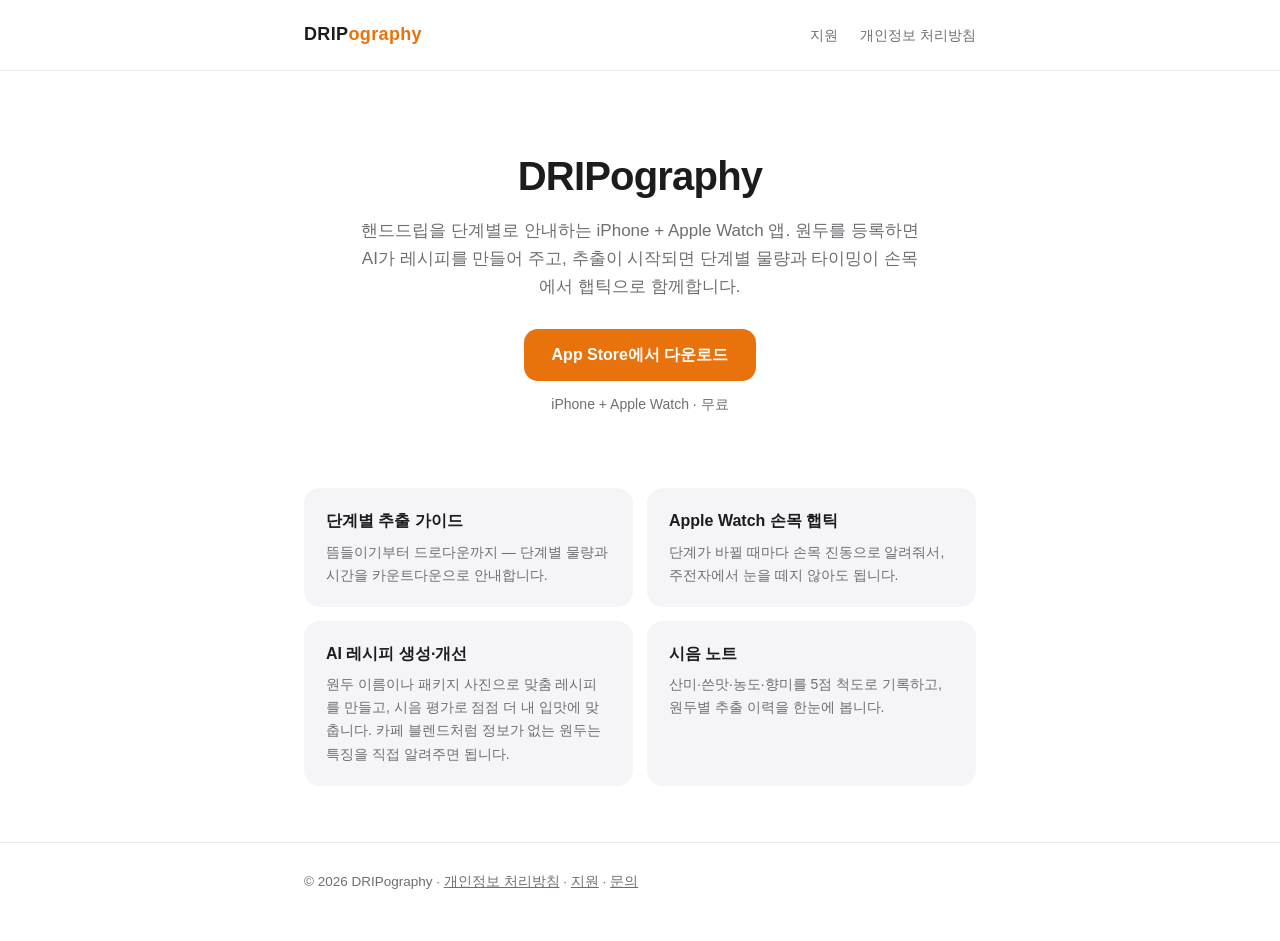
<file: index.html>
<!DOCTYPE html>
<html lang="ko">
<head>
<meta charset="utf-8">
<meta name="viewport" content="width=device-width, initial-scale=1">
<title>DRIPography — 핸드드립 가이드</title>
<meta name="description" content="핸드드립을 단계별로 안내하는 iPhone + Apple Watch 앱. AI 레시피, 손목 햅틱 가이드, 시음 노트.">
<link rel="stylesheet" href="style.css">
<script defer src="https://stats.lazinessisthemotherof.dev/github-analytics.js?v=3"></script>
</head>
<body>
<header class="site">
  <div class="wrap">
    <a class="brand" href="./">DRIP<span>ography</span></a>
    <nav>
      <a href="./support/">지원</a>
      <a href="./privacy/">개인정보 처리방침</a>
    </nav>
  </div>
</header>

<section class="hero">
  <div class="wrap">
    <h1>DRIPography</h1>
    <p class="lead">
      핸드드립을 단계별로 안내하는 iPhone + Apple Watch 앱.
      원두를 등록하면 AI가 레시피를 만들어 주고, 추출이 시작되면
      단계별 물량과 타이밍이 손목에서 햅틱으로 함께합니다.
    </p>
    <a class="cta" href="https://apps.apple.com/app/id6776568595">App Store에서 다운로드</a>
    <p class="cta-note">iPhone + Apple Watch · 무료</p>
  </div>
</section>

<section class="wrap">
  <div class="features">
    <div class="feature">
      <h3>단계별 추출 가이드</h3>
      <p>뜸들이기부터 드로다운까지 — 단계별 물량과 시간을 카운트다운으로 안내합니다.</p>
    </div>
    <div class="feature">
      <h3>Apple Watch 손목 햅틱</h3>
      <p>단계가 바뀔 때마다 손목 진동으로 알려줘서, 주전자에서 눈을 떼지 않아도 됩니다.</p>
    </div>
    <div class="feature">
      <h3>AI 레시피 생성·개선</h3>
      <p>원두 이름이나 패키지 사진으로 맞춤 레시피를 만들고, 시음 평가로 점점 더 내 입맛에 맞춥니다. 카페 블렌드처럼 정보가 없는 원두는 특징을 직접 알려주면 됩니다.</p>
    </div>
    <div class="feature">
      <h3>시음 노트</h3>
      <p>산미·쓴맛·농도·향미를 5점 척도로 기록하고, 원두별 추출 이력을 한눈에 봅니다.</p>
    </div>
  </div>
</section>

<footer class="site">
  <div class="wrap">
    © 2026 DRIPography ·
    <a href="./privacy/">개인정보 처리방침</a> ·
    <a href="./support/">지원</a> ·
    <a href="mailto:sukmack@gmail.com">문의</a>
  </div>
</footer>
</body>
</html>
</file>
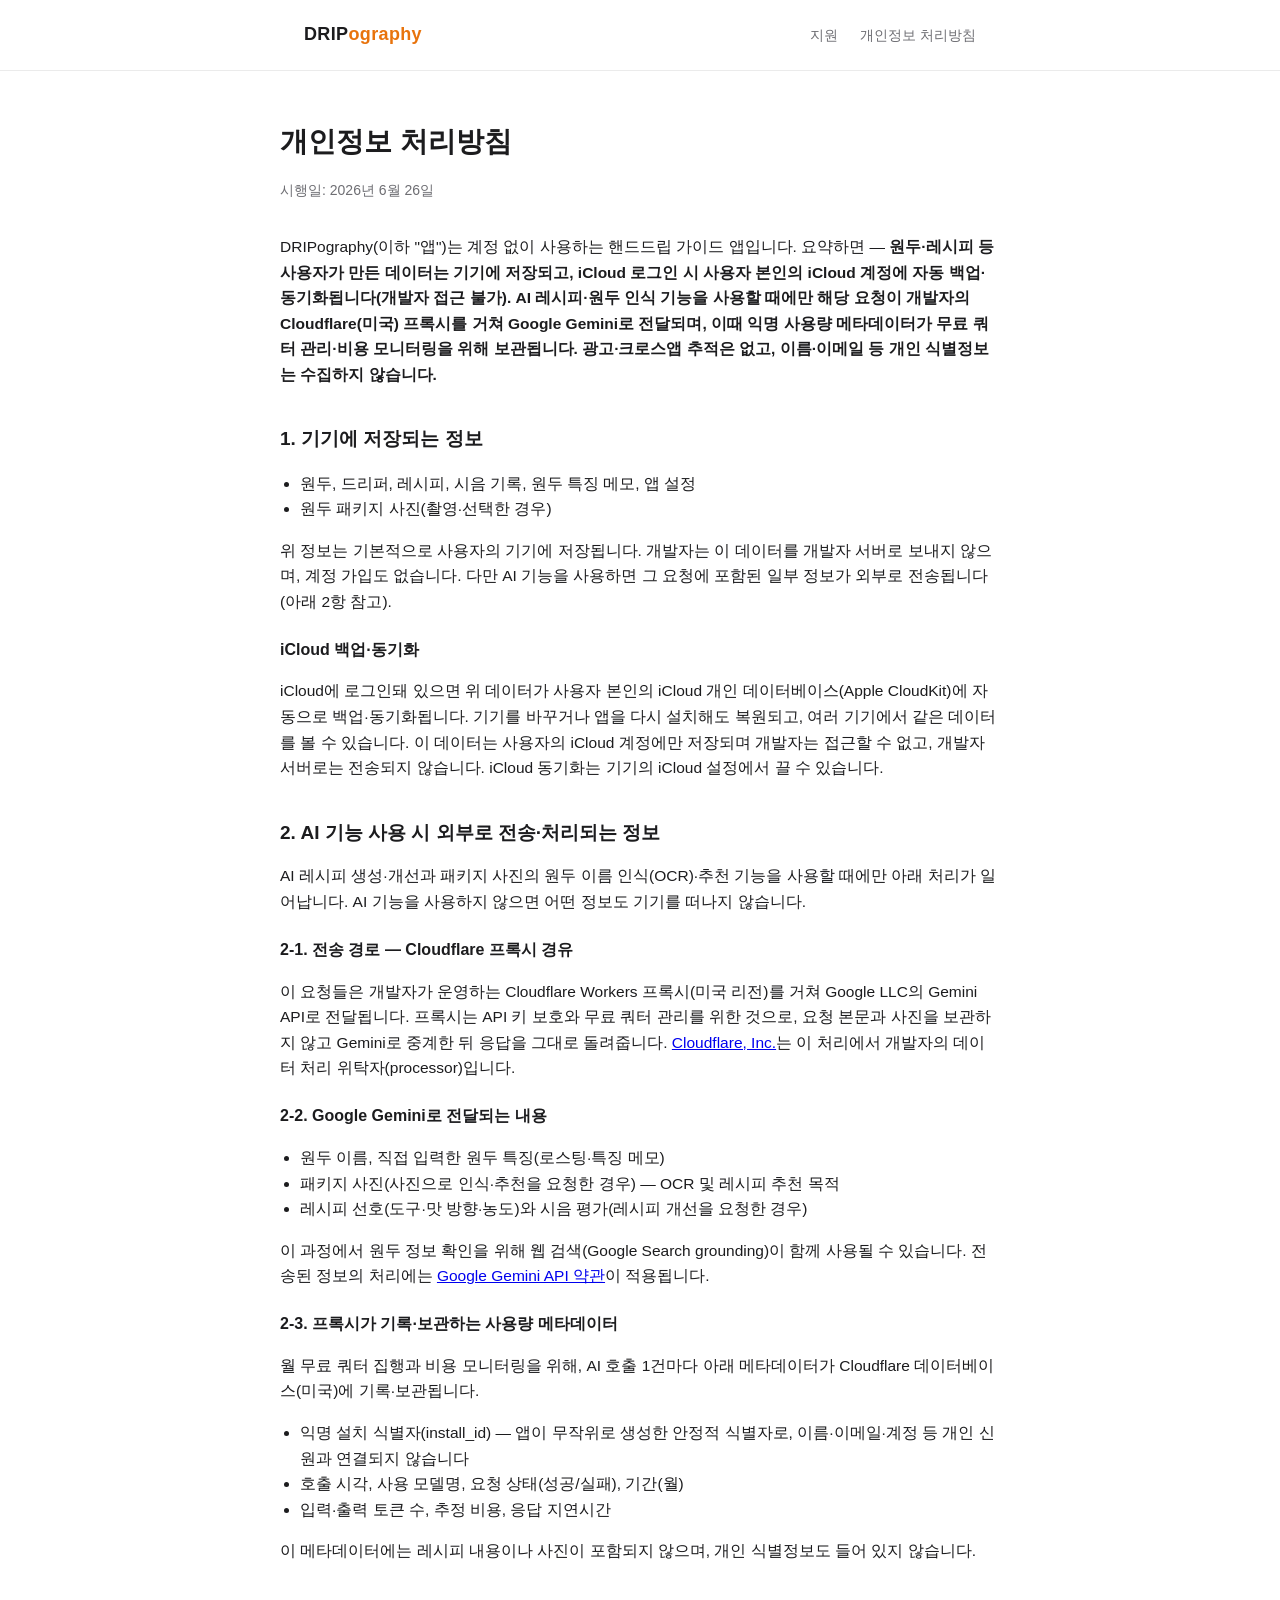
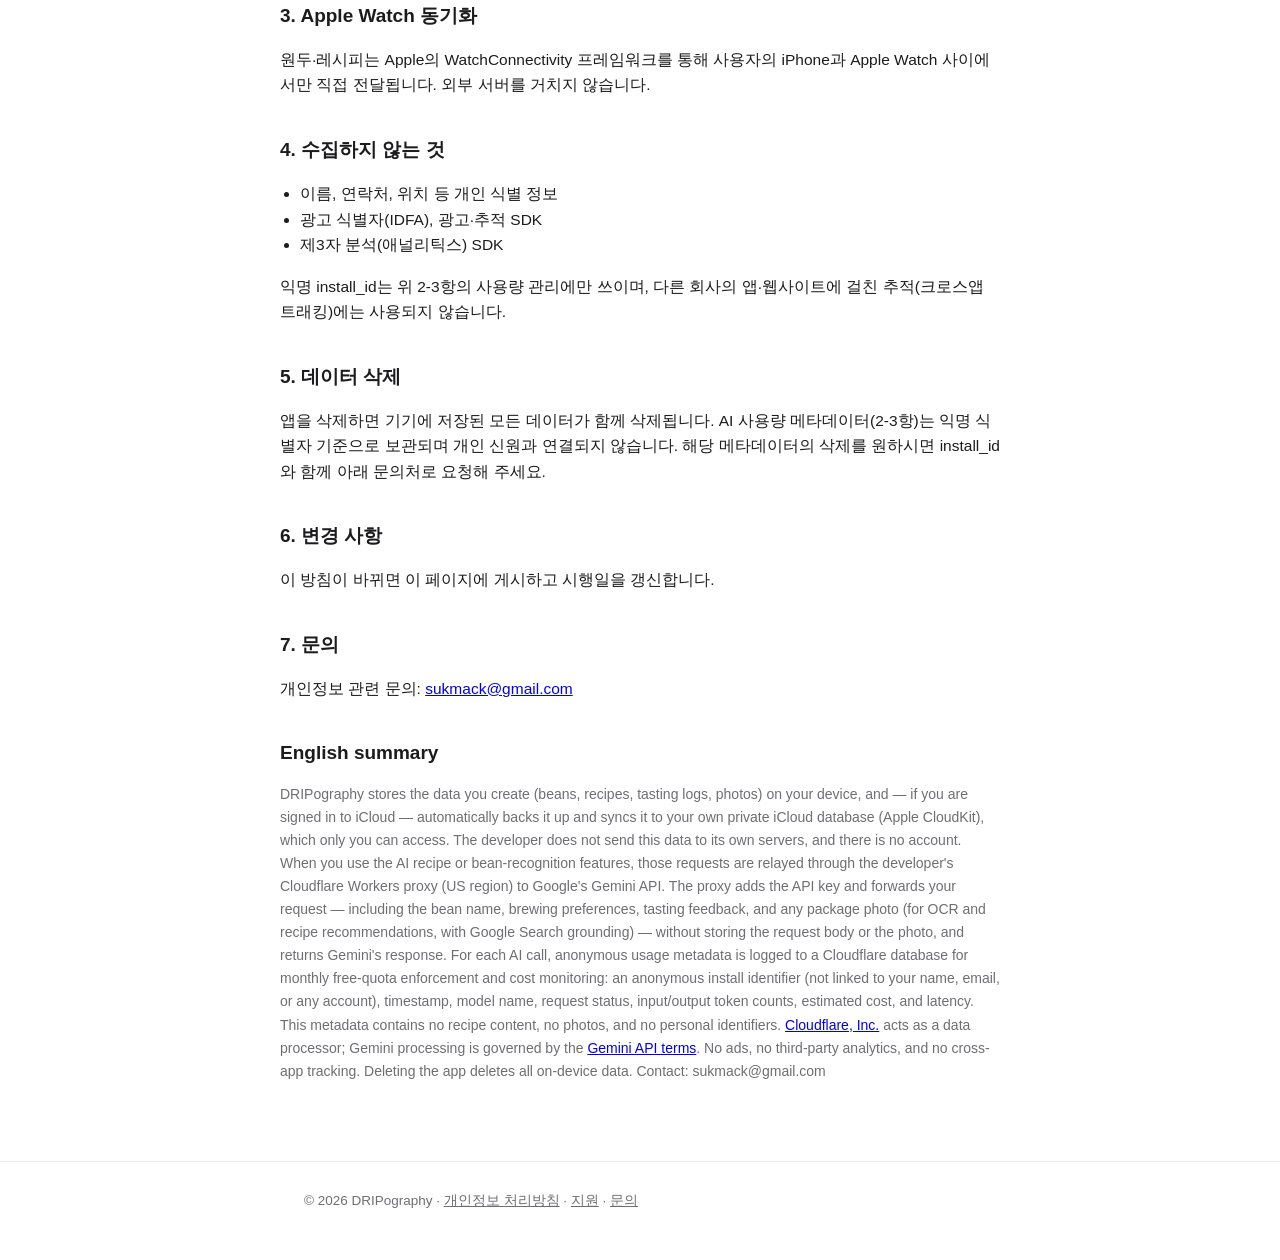
<file: privacy/index.html>
<!DOCTYPE html>
<html lang="ko">
<head>
<meta charset="utf-8">
<meta name="viewport" content="width=device-width, initial-scale=1">
<title>개인정보 처리방침 — DRIPography</title>
<link rel="stylesheet" href="../style.css">
<script defer src="https://stats.lazinessisthemotherof.dev/github-analytics.js?v=3"></script>
</head>
<body>
<header class="site">
  <div class="wrap">
    <a class="brand" href="../">DRIP<span>ography</span></a>
    <nav>
      <a href="../support/">지원</a>
      <a href="../privacy/">개인정보 처리방침</a>
    </nav>
  </div>
</header>

<main class="doc wrap">
  <h1>개인정보 처리방침</h1>
  <p class="date">시행일: 2026년 6월 26일</p>

  <p>
    DRIPography(이하 "앱")는 계정 없이 사용하는 핸드드립 가이드 앱입니다.
    요약하면 — <strong>원두·레시피 등 사용자가 만든 데이터는 기기에 저장되고,
    iCloud 로그인 시 사용자 본인의 iCloud 계정에 자동 백업·동기화됩니다(개발자 접근 불가).
    AI 레시피·원두 인식 기능을 사용할 때에만 해당 요청이 개발자의 Cloudflare(미국)
    프록시를 거쳐 Google Gemini로 전달되며, 이때 익명 사용량 메타데이터가 무료 쿼터
    관리·비용 모니터링을 위해 보관됩니다. 광고·크로스앱 추적은 없고, 이름·이메일 등
    개인 식별정보는 수집하지 않습니다.</strong>
  </p>

  <h2>1. 기기에 저장되는 정보</h2>
  <ul>
    <li>원두, 드리퍼, 레시피, 시음 기록, 원두 특징 메모, 앱 설정</li>
    <li>원두 패키지 사진(촬영·선택한 경우)</li>
  </ul>
  <p>
    위 정보는 기본적으로 사용자의 기기에 저장됩니다. 개발자는 이 데이터를
    개발자 서버로 보내지 않으며, 계정 가입도 없습니다. 다만 AI 기능을
    사용하면 그 요청에 포함된 일부 정보가 외부로 전송됩니다(아래 2항 참고).
  </p>

  <h3>iCloud 백업·동기화</h3>
  <p>
    iCloud에 로그인돼 있으면 위 데이터가 사용자 본인의 iCloud 개인
    데이터베이스(Apple CloudKit)에 자동으로 백업·동기화됩니다. 기기를 바꾸거나
    앱을 다시 설치해도 복원되고, 여러 기기에서 같은 데이터를 볼 수 있습니다.
    이 데이터는 사용자의 iCloud 계정에만 저장되며 개발자는 접근할 수 없고,
    개발자 서버로는 전송되지 않습니다. iCloud 동기화는 기기의 iCloud
    설정에서 끌 수 있습니다.
  </p>

  <h2>2. AI 기능 사용 시 외부로 전송·처리되는 정보</h2>
  <p>
    AI 레시피 생성·개선과 패키지 사진의 원두 이름 인식(OCR)·추천 기능을 사용할 때에만
    아래 처리가 일어납니다. AI 기능을 사용하지 않으면 어떤 정보도 기기를 떠나지 않습니다.
  </p>

  <h3>2-1. 전송 경로 — Cloudflare 프록시 경유</h3>
  <p>
    이 요청들은 개발자가 운영하는 Cloudflare Workers 프록시(미국 리전)를 거쳐
    Google LLC의 Gemini API로 전달됩니다. 프록시는 API 키 보호와 무료 쿼터 관리를
    위한 것으로, 요청 본문과 사진을 보관하지 않고 Gemini로 중계한 뒤 응답을 그대로
    돌려줍니다. <a href="https://www.cloudflare.com/privacypolicy/">Cloudflare, Inc.</a>는
    이 처리에서 개발자의 데이터 처리 위탁자(processor)입니다.
  </p>

  <h3>2-2. Google Gemini로 전달되는 내용</h3>
  <ul>
    <li>원두 이름, 직접 입력한 원두 특징(로스팅·특징 메모)</li>
    <li>패키지 사진(사진으로 인식·추천을 요청한 경우) — OCR 및 레시피 추천 목적</li>
    <li>레시피 선호(도구·맛 방향·농도)와 시음 평가(레시피 개선을 요청한 경우)</li>
  </ul>
  <p>
    이 과정에서 원두 정보 확인을 위해 웹 검색(Google Search grounding)이 함께
    사용될 수 있습니다. 전송된 정보의 처리에는
    <a href="https://ai.google.dev/gemini-api/terms">Google Gemini API 약관</a>이
    적용됩니다.
  </p>

  <h3>2-3. 프록시가 기록·보관하는 사용량 메타데이터</h3>
  <p>
    월 무료 쿼터 집행과 비용 모니터링을 위해, AI 호출 1건마다 아래 메타데이터가
    Cloudflare 데이터베이스(미국)에 기록·보관됩니다.
  </p>
  <ul>
    <li>익명 설치 식별자(install_id) — 앱이 무작위로 생성한 안정적 식별자로,
      이름·이메일·계정 등 개인 신원과 연결되지 않습니다</li>
    <li>호출 시각, 사용 모델명, 요청 상태(성공/실패), 기간(월)</li>
    <li>입력·출력 토큰 수, 추정 비용, 응답 지연시간</li>
  </ul>
  <p>
    이 메타데이터에는 레시피 내용이나 사진이 포함되지 않으며, 개인 식별정보도
    들어 있지 않습니다.
  </p>

  <h2>3. Apple Watch 동기화</h2>
  <p>
    원두·레시피는 Apple의 WatchConnectivity 프레임워크를 통해 사용자의
    iPhone과 Apple Watch 사이에서만 직접 전달됩니다. 외부 서버를 거치지 않습니다.
  </p>

  <h2>4. 수집하지 않는 것</h2>
  <ul>
    <li>이름, 연락처, 위치 등 개인 식별 정보</li>
    <li>광고 식별자(IDFA), 광고·추적 SDK</li>
    <li>제3자 분석(애널리틱스) SDK</li>
  </ul>
  <p>
    익명 install_id는 위 2-3항의 사용량 관리에만 쓰이며, 다른 회사의 앱·웹사이트에
    걸친 추적(크로스앱 트래킹)에는 사용되지 않습니다.
  </p>

  <h2>5. 데이터 삭제</h2>
  <p>
    앱을 삭제하면 기기에 저장된 모든 데이터가 함께 삭제됩니다. AI 사용량
    메타데이터(2-3항)는 익명 식별자 기준으로 보관되며 개인 신원과 연결되지 않습니다.
    해당 메타데이터의 삭제를 원하시면 install_id와 함께 아래 문의처로 요청해 주세요.
  </p>

  <h2>6. 변경 사항</h2>
  <p>
    이 방침이 바뀌면 이 페이지에 게시하고 시행일을 갱신합니다.
  </p>

  <h2>7. 문의</h2>
  <p>
    개인정보 관련 문의: <a href="mailto:sukmack@gmail.com">sukmack@gmail.com</a>
  </p>

  <h2>English summary</h2>
  <p class="en">
    DRIPography stores the data you create (beans, recipes, tasting logs, photos) on your
    device, and — if you are signed in to iCloud — automatically backs it up and syncs it
    to your own private iCloud database (Apple CloudKit), which only you can access. The
    developer does not send this data to its own servers, and there is no
    account. When you use the AI recipe or bean-recognition features, those requests
    are relayed through the developer's Cloudflare Workers proxy (US region) to
    Google's Gemini API. The proxy adds the API key and forwards your request —
    including the bean name, brewing preferences, tasting feedback, and any package
    photo (for OCR and recipe recommendations, with Google Search grounding) —
    without storing the request body or the photo, and returns Gemini's response.
    For each AI call, anonymous usage metadata is logged to a Cloudflare database for
    monthly free-quota enforcement and cost monitoring: an anonymous install
    identifier (not linked to your name, email, or any account), timestamp, model
    name, request status, input/output token counts, estimated cost, and latency.
    This metadata contains no recipe content, no photos, and no personal identifiers.
    <a href="https://www.cloudflare.com/privacypolicy/">Cloudflare, Inc.</a> acts as a
    data processor; Gemini processing is governed by the
    <a href="https://ai.google.dev/gemini-api/terms">Gemini API terms</a>. No ads,
    no third-party analytics, and no cross-app tracking. Deleting the app deletes all
    on-device data. Contact: sukmack@gmail.com
  </p>
</main>

<footer class="site">
  <div class="wrap">
    © 2026 DRIPography ·
    <a href="../privacy/">개인정보 처리방침</a> ·
    <a href="../support/">지원</a> ·
    <a href="mailto:sukmack@gmail.com">문의</a>
  </div>
</footer>
</body>
</html>
</file>
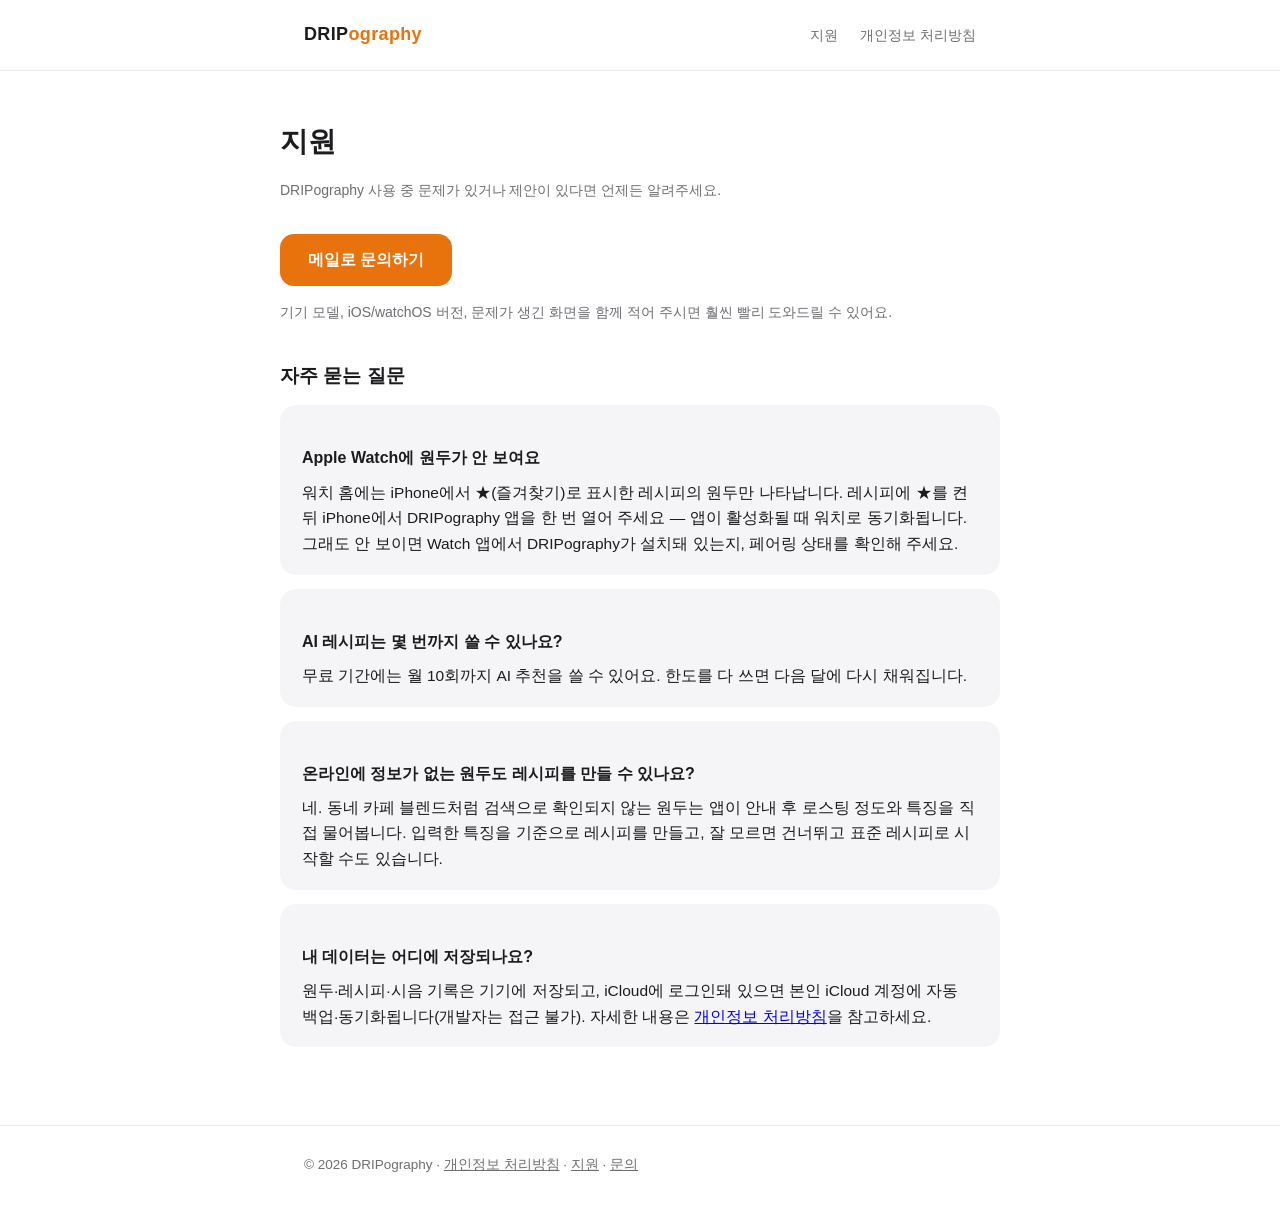
<file: support/index.html>
<!DOCTYPE html>
<html lang="ko">
<head>
<meta charset="utf-8">
<meta name="viewport" content="width=device-width, initial-scale=1">
<title>지원 — DRIPography</title>
<link rel="stylesheet" href="../style.css">
<script defer src="https://stats.lazinessisthemotherof.dev/github-analytics.js?v=3"></script>
</head>
<body>
<header class="site">
  <div class="wrap">
    <a class="brand" href="../">DRIP<span>ography</span></a>
    <nav>
      <a href="../support/">지원</a>
      <a href="../privacy/">개인정보 처리방침</a>
    </nav>
  </div>
</header>

<main class="doc wrap">
  <h1>지원</h1>
  <p class="date">DRIPography 사용 중 문제가 있거나 제안이 있다면 언제든 알려주세요.</p>

  <p>
    <a class="cta" href="mailto:sukmack@gmail.com?subject=DRIPography%20%EB%AC%B8%EC%9D%98">메일로 문의하기</a>
  </p>
  <p class="en">
    기기 모델, iOS/watchOS 버전, 문제가 생긴 화면을 함께 적어 주시면
    훨씬 빨리 도와드릴 수 있어요.
  </p>

  <h2>자주 묻는 질문</h2>

  <div class="faq">
    <h3>Apple Watch에 원두가 안 보여요</h3>
    <p>
      워치 홈에는 iPhone에서 ★(즐겨찾기)로 표시한 레시피의 원두만 나타납니다.
      레시피에 ★를 켠 뒤 iPhone에서 DRIPography 앱을 한 번 열어 주세요 — 앱이
      활성화될 때 워치로 동기화됩니다. 그래도 안 보이면 Watch 앱에서
      DRIPography가 설치돼 있는지, 페어링 상태를 확인해 주세요.
    </p>
  </div>

  <div class="faq">
    <h3>AI 레시피는 몇 번까지 쓸 수 있나요?</h3>
    <p>
      무료 기간에는 월 10회까지 AI 추천을 쓸 수 있어요. 한도를 다 쓰면
      다음 달에 다시 채워집니다.
    </p>
  </div>

  <div class="faq">
    <h3>온라인에 정보가 없는 원두도 레시피를 만들 수 있나요?</h3>
    <p>
      네. 동네 카페 블렌드처럼 검색으로 확인되지 않는 원두는 앱이 안내 후
      로스팅 정도와 특징을 직접 물어봅니다. 입력한 특징을 기준으로 레시피를
      만들고, 잘 모르면 건너뛰고 표준 레시피로 시작할 수도 있습니다.
    </p>
  </div>

  <div class="faq">
    <h3>내 데이터는 어디에 저장되나요?</h3>
    <p>
      원두·레시피·시음 기록은 기기에 저장되고, iCloud에 로그인돼 있으면 본인
      iCloud 계정에 자동 백업·동기화됩니다(개발자는 접근 불가). 자세한 내용은
      <a href="../privacy/">개인정보 처리방침</a>을 참고하세요.
    </p>
  </div>
</main>

<footer class="site">
  <div class="wrap">
    © 2026 DRIPography ·
    <a href="../privacy/">개인정보 처리방침</a> ·
    <a href="../support/">지원</a> ·
    <a href="mailto:sukmack@gmail.com">문의</a>
  </div>
</footer>
</body>
</html>
</file>
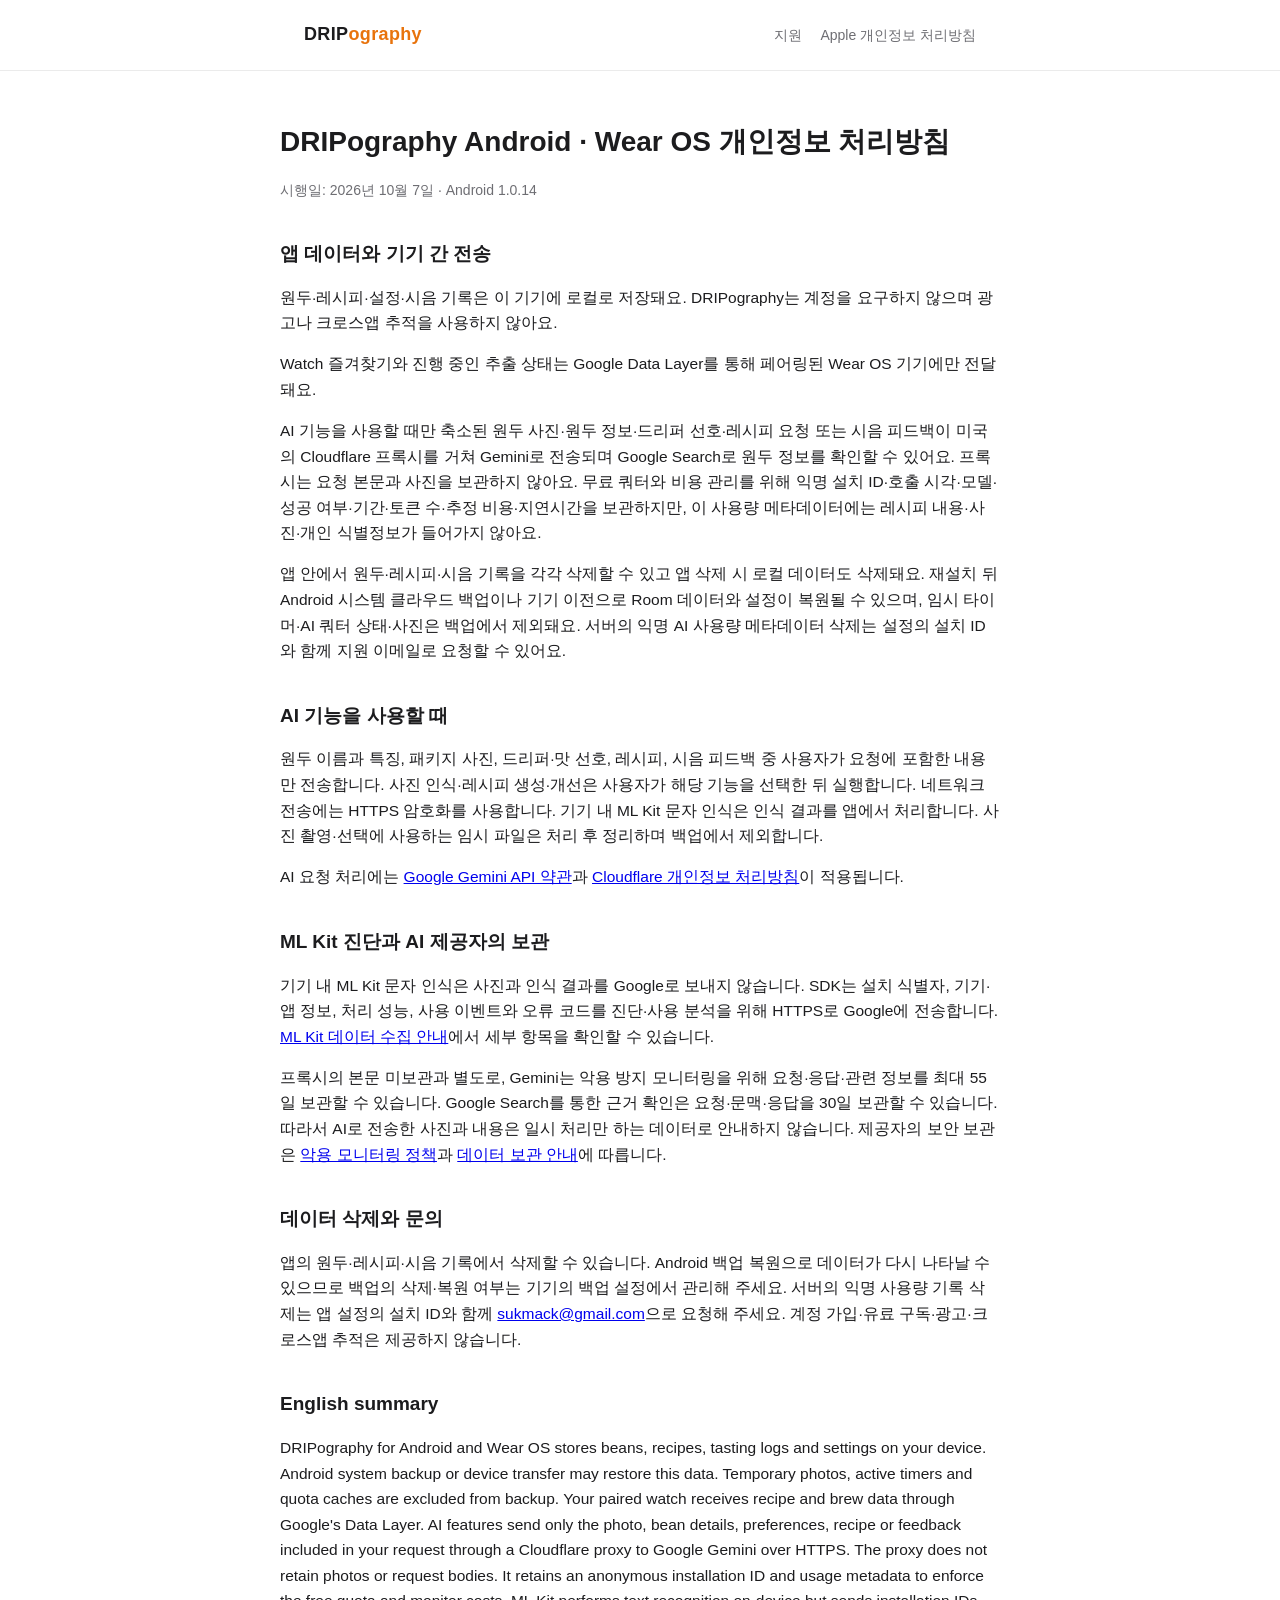
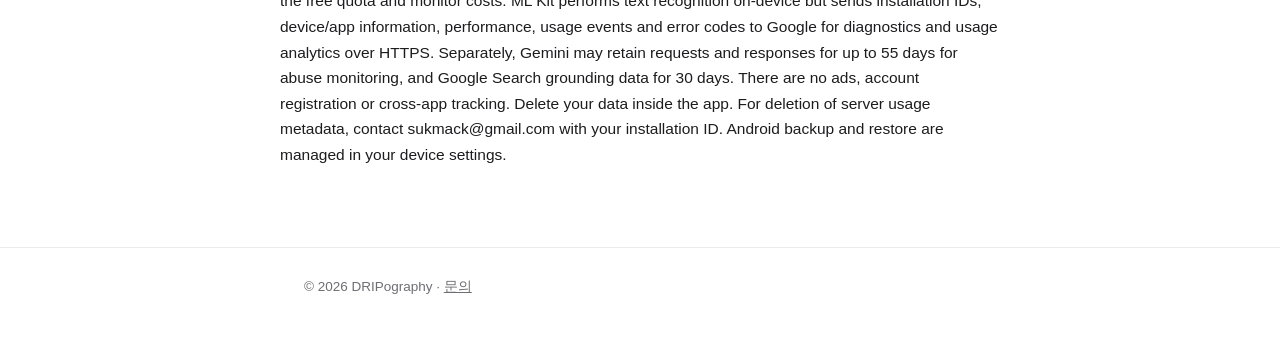
<file: privacy/android/index.html>
<!DOCTYPE html>
<html lang="ko"><head><meta charset="utf-8"><meta name="viewport" content="width=device-width,initial-scale=1">
<title>Android 개인정보 처리방침 — DRIPography</title><link rel="stylesheet" href="../../style.css"><script defer src="https://stats.lazinessisthemotherof.dev/github-analytics.js?v=3"></script>
</head>
<body><header class="site"><div class="wrap"><a class="brand" href="../../">DRIP<span>ography</span></a>
<nav><a href="../../support/">지원</a><a href="../">Apple 개인정보 처리방침</a></nav></div></header>
<main class="doc wrap"><h1>DRIPography Android · Wear OS 개인정보 처리방침</h1>
<p class="date">시행일: 2026년 10월 7일 · Android 1.0.14</p>
<h2>앱 데이터와 기기 간 전송</h2><p>원두·레시피·설정·시음 기록은 이 기기에 로컬로 저장돼요. DRIPography는 계정을 요구하지 않으며 광고나 크로스앱 추적을 사용하지 않아요.</p>
<p>Watch 즐겨찾기와 진행 중인 추출 상태는 Google Data Layer를 통해 페어링된 Wear OS 기기에만 전달돼요.</p>
<p>AI 기능을 사용할 때만 축소된 원두 사진·원두 정보·드리퍼 선호·레시피 요청 또는 시음 피드백이 미국의 Cloudflare 프록시를 거쳐 Gemini로 전송되며 Google Search로 원두 정보를 확인할 수 있어요. 프록시는 요청 본문과 사진을 보관하지 않아요. 무료 쿼터와 비용 관리를 위해 익명 설치 ID·호출 시각·모델·성공 여부·기간·토큰 수·추정 비용·지연시간을 보관하지만, 이 사용량 메타데이터에는 레시피 내용·사진·개인 식별정보가 들어가지 않아요.</p>
<p>앱 안에서 원두·레시피·시음 기록을 각각 삭제할 수 있고 앱 삭제 시 로컬 데이터도 삭제돼요. 재설치 뒤 Android 시스템 클라우드 백업이나 기기 이전으로 Room 데이터와 설정이 복원될 수 있으며, 임시 타이머·AI 쿼터 상태·사진은 백업에서 제외돼요. 서버의 익명 AI 사용량 메타데이터 삭제는 설정의 설치 ID와 함께 지원 이메일로 요청할 수 있어요.</p>
<h2>AI 기능을 사용할 때</h2><p>원두 이름과 특징, 패키지 사진, 드리퍼·맛 선호, 레시피, 시음 피드백 중 사용자가 요청에 포함한 내용만 전송합니다.
사진 인식·레시피 생성·개선은 사용자가 해당 기능을 선택한 뒤 실행합니다. 네트워크 전송에는 HTTPS 암호화를 사용합니다.
기기 내 ML Kit 문자 인식은 인식 결과를 앱에서 처리합니다. 사진 촬영·선택에 사용하는 임시 파일은 처리 후 정리하며 백업에서 제외합니다.</p>
<p>AI 요청 처리에는 <a href="https://ai.google.dev/gemini-api/terms">Google Gemini API 약관</a>과
<a href="https://www.cloudflare.com/privacypolicy/">Cloudflare 개인정보 처리방침</a>이 적용됩니다.</p>
<h2>ML Kit 진단과 AI 제공자의 보관</h2><p>기기 내 ML Kit 문자 인식은 사진과 인식 결과를 Google로 보내지 않습니다. SDK는 설치 식별자, 기기·앱 정보, 처리 성능, 사용 이벤트와 오류 코드를 진단·사용 분석을 위해 HTTPS로 Google에 전송합니다. <a href="https://developers.google.com/ml-kit/android-data-disclosure">ML Kit 데이터 수집 안내</a>에서 세부 항목을 확인할 수 있습니다.</p>
<p>프록시의 본문 미보관과 별도로, Gemini는 악용 방지 모니터링을 위해 요청·응답·관련 정보를 최대 55일 보관할 수 있습니다. Google Search를 통한 근거 확인은 요청·문맥·응답을 30일 보관할 수 있습니다. 따라서 AI로 전송한 사진과 내용은 일시 처리만 하는 데이터로 안내하지 않습니다. 제공자의 보안 보관은 <a href="https://ai.google.dev/gemini-api/docs/usage-policies">악용 모니터링 정책</a>과 <a href="https://ai.google.dev/gemini-api/docs/zdr">데이터 보관 안내</a>에 따릅니다.</p>
<h2>데이터 삭제와 문의</h2><p>앱의 원두·레시피·시음 기록에서 삭제할 수 있습니다. Android 백업 복원으로 데이터가 다시 나타날 수 있으므로
백업의 삭제·복원 여부는 기기의 백업 설정에서 관리해 주세요. 서버의 익명 사용량 기록 삭제는 앱 설정의 설치 ID와 함께
<a href="mailto:sukmack@gmail.com">sukmack@gmail.com</a>으로 요청해 주세요. 계정 가입·유료 구독·광고·크로스앱 추적은 제공하지 않습니다.</p>
<h2>English summary</h2><p>DRIPography for Android and Wear OS stores beans, recipes, tasting logs and settings on your device. Android system backup or device transfer may restore this data. Temporary photos, active timers and quota caches are excluded from backup. Your paired watch receives recipe and brew data through Google's Data Layer. AI features send only the photo, bean details, preferences, recipe or feedback included in your request through a Cloudflare proxy to Google Gemini over HTTPS. The proxy does not retain photos or request bodies. It retains an anonymous installation ID and usage metadata to enforce the free quota and monitor costs. ML Kit performs text recognition on-device but sends installation IDs, device/app information, performance, usage events and error codes to Google for diagnostics and usage analytics over HTTPS. Separately, Gemini may retain requests and responses for up to 55 days for abuse monitoring, and Google Search grounding data for 30 days. There are no ads, account registration or cross-app tracking. Delete your data inside the app. For deletion of server usage metadata, contact sukmack@gmail.com with your installation ID. Android backup and restore are managed in your device settings.</p>
</main><footer class="site"><div class="wrap">© 2026 DRIPography · <a href="mailto:sukmack@gmail.com">문의</a></div></footer></body></html>
</file>
<file: style.css>
:root {
  --accent: #e8730c;
  --bg: #ffffff;
  --fg: #1c1c1e;
  --muted: #6e6e73;
  --card: #f5f5f7;
  --border: rgba(0, 0, 0, 0.08);
}
@media (prefers-color-scheme: dark) {
  :root {
    --bg: #111113;
    --fg: #f2f2f4;
    --muted: #9a9aa0;
    --card: #1d1d20;
    --border: rgba(255, 255, 255, 0.1);
  }
}
* { box-sizing: border-box; }
body {
  margin: 0;
  font-family: -apple-system, BlinkMacSystemFont, "Apple SD Gothic Neo", "Pretendard", "Segoe UI", sans-serif;
  background: var(--bg);
  color: var(--fg);
  line-height: 1.65;
  -webkit-font-smoothing: antialiased;
}
.wrap { max-width: 720px; margin: 0 auto; padding: 0 24px; }
header.site {
  padding: 20px 0;
  border-bottom: 1px solid var(--border);
}
header.site .wrap { display: flex; align-items: center; justify-content: space-between; }
.brand { font-weight: 700; font-size: 18px; color: var(--fg); text-decoration: none; letter-spacing: 0.02em; }
.brand span { color: var(--accent); }
nav a { color: var(--muted); text-decoration: none; font-size: 14px; margin-left: 18px; }
nav a:hover { color: var(--fg); }
.hero { padding: 72px 0 48px; text-align: center; }
.hero h1 { font-size: 40px; margin: 0 0 8px; letter-spacing: -0.02em; }
.hero .tagline { color: var(--accent); font-weight: 600; margin: 0 0 16px; }
.hero p.lead { color: var(--muted); font-size: 17px; max-width: 560px; margin: 0 auto 28px; }
.cta {
  display: inline-block;
  background: var(--accent);
  color: #fff;
  padding: 13px 28px;
  border-radius: 14px;
  text-decoration: none;
  font-weight: 600;
}
.cta.secondary { background: var(--card); color: var(--fg); border: 1px solid var(--border); }
.cta + .cta { margin-left: 10px; }
.cta-note { margin: 12px 0 0; font-size: 14px; color: var(--muted); }
.features {
  display: grid;
  grid-template-columns: repeat(auto-fit, minmax(280px, 1fr));
  gap: 14px;
  padding: 24px 0 56px;
}
.feature {
  background: var(--card);
  border-radius: 16px;
  padding: 20px 22px;
}
.feature h3 { margin: 0 0 6px; font-size: 16px; }
.feature p { margin: 0; color: var(--muted); font-size: 14px; }
main.doc { padding: 48px 0 64px; }
main.doc h1 { font-size: 28px; margin: 0 0 4px; }
main.doc .date { color: var(--muted); font-size: 14px; margin-bottom: 32px; }
main.doc h2 { font-size: 19px; margin: 36px 0 10px; }
main.doc h3 { font-size: 16px; margin: 22px 0 8px; }
main.doc p, main.doc li { color: var(--fg); font-size: 15.5px; }
main.doc ul { padding-left: 20px; }
main.doc .en { color: var(--muted); font-size: 14px; }
.faq { background: var(--card); border-radius: 16px; padding: 18px 22px; margin: 14px 0; }
.faq h3 { margin: 0 0 6px; font-size: 16px; }
.faq p { margin: 0; color: var(--muted); font-size: 14.5px; }
footer.site {
  border-top: 1px solid var(--border);
  padding: 28px 0 48px;
  color: var(--muted);
  font-size: 13.5px;
}
footer.site a { color: var(--muted); }
</file>
